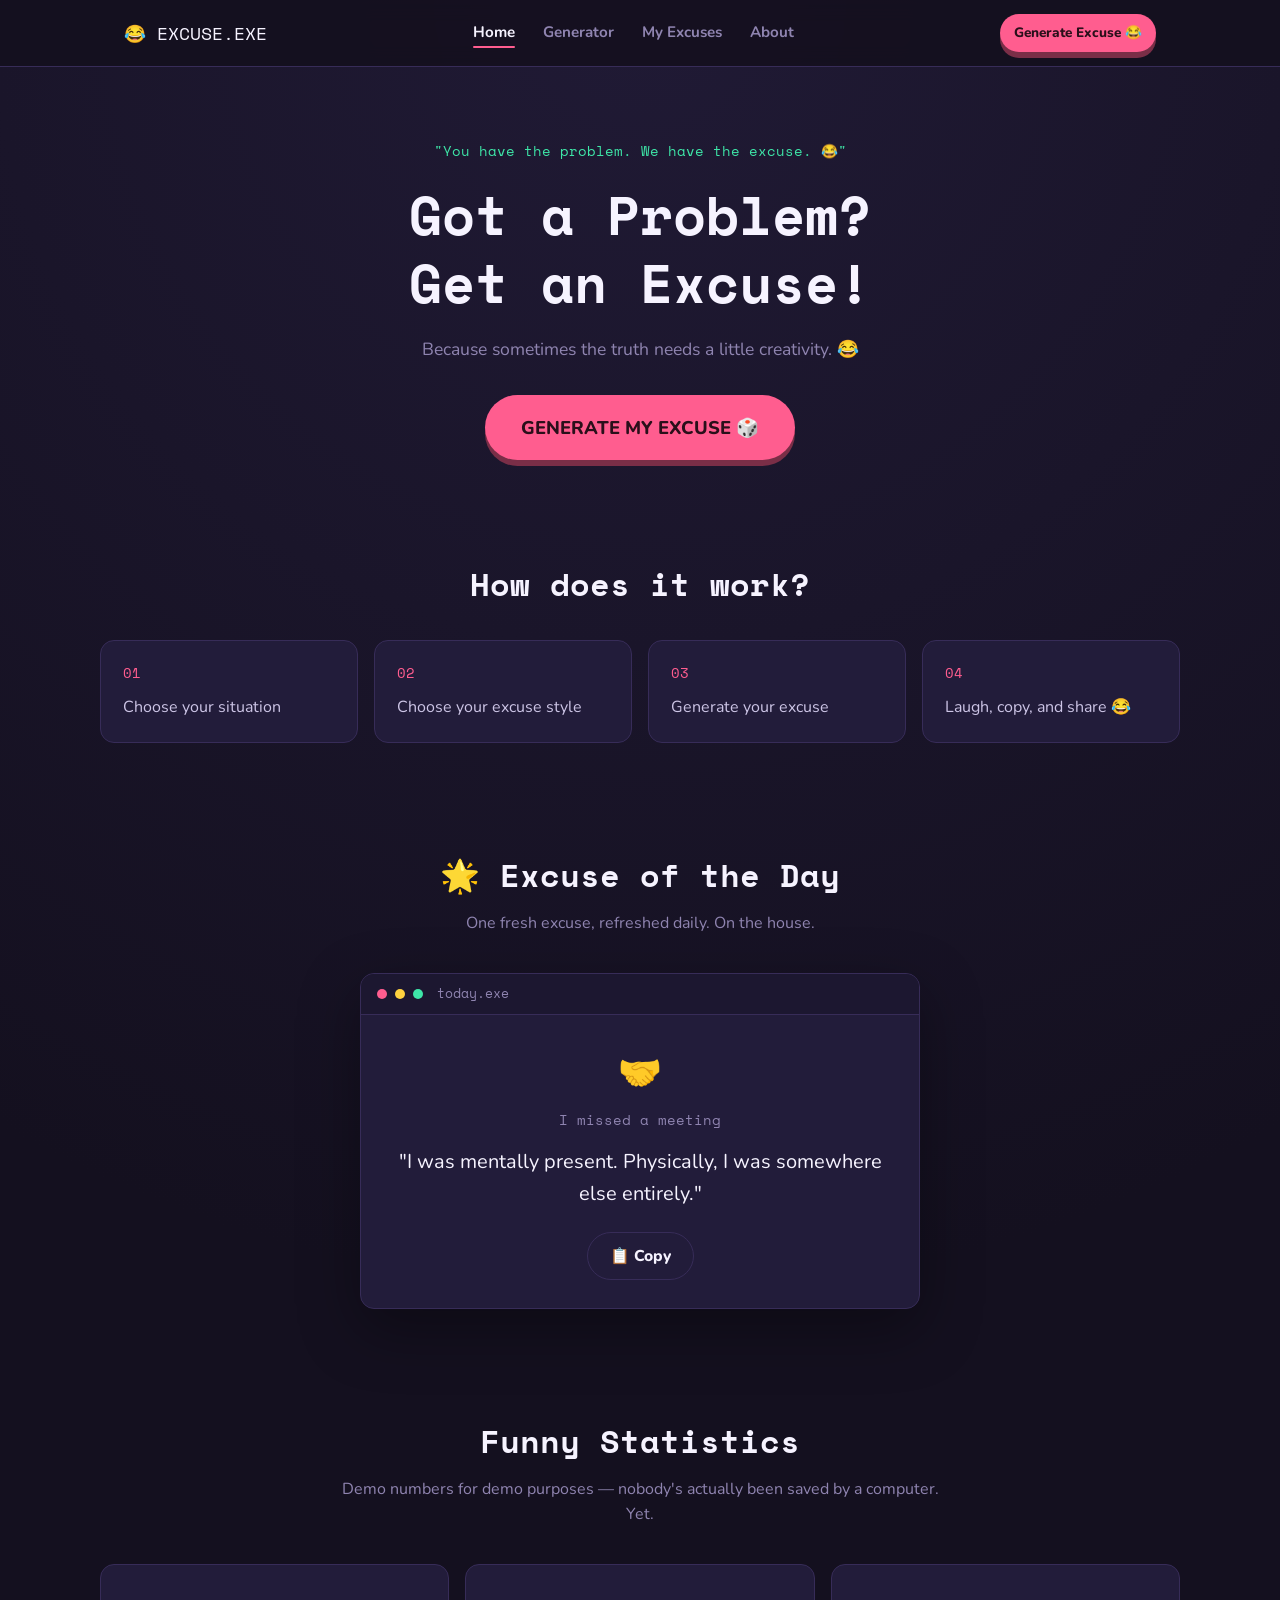
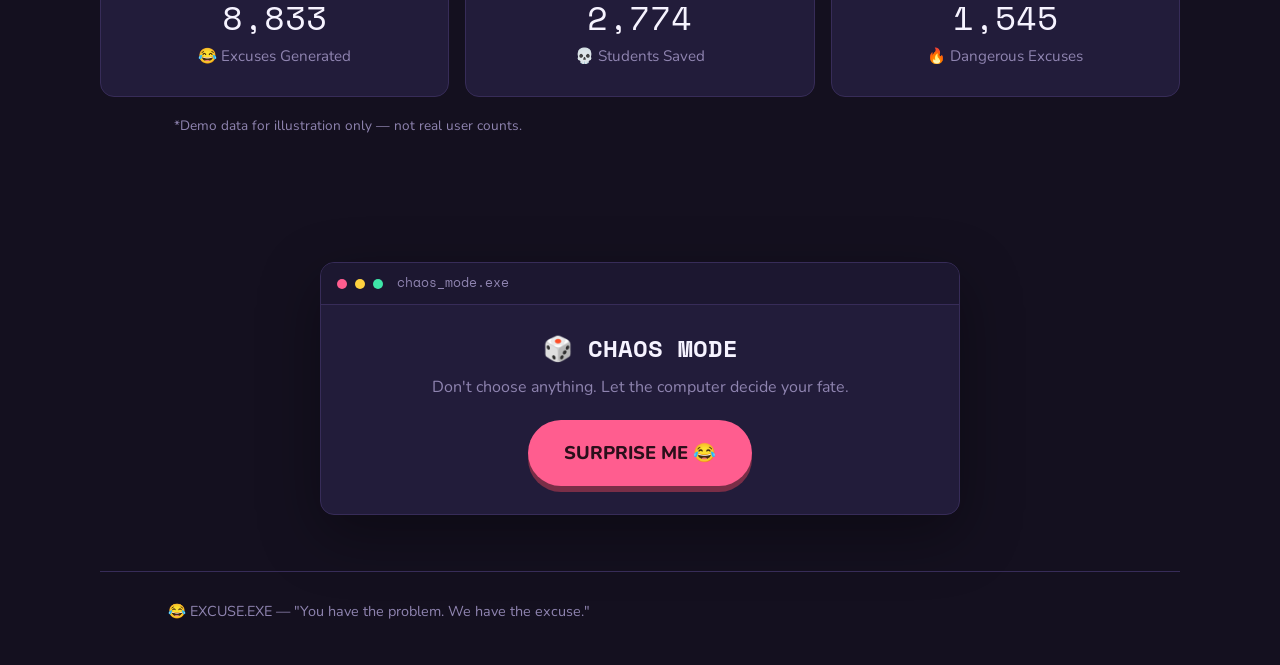
<file: index.html>
<!DOCTYPE html>
<html lang="en">
<head>
<meta charset="UTF-8" />
<meta name="viewport" content="width=device-width, initial-scale=1.0" />
<title>Excuse.exe — You have the problem. We have the excuse.</title>
<meta name="description" content="Excuse.exe generates creative, funny excuses for everyday student problems. No AI needed, just pick a situation and a style." />
<link rel="preconnect" href="https://fonts.googleapis.com">
<link href="https://fonts.googleapis.com/css2?family=Space+Mono:wght@400;700&family=Nunito:wght@400;600;700;800&display=swap" rel="stylesheet">
<link rel="stylesheet" href="style.css" />
</head>
<body data-page="home">

  <!-- ============================= NAV ============================= -->
  <nav class="site-nav">
    <div class="nav-inner">
      <a href="index.html" class="nav-logo">😂 EXCUSE.EXE</a>
      <button class="nav-toggle" aria-label="Toggle menu" aria-expanded="false">☰</button>
      <ul class="nav-links">
        <li><a href="index.html" data-page="home">Home</a></li>
        <li><a href="generator.html" data-page="generator">Generator</a></li>
        <li><a href="generator.html#saved" data-page="saved">My Excuses</a></li>
        <li><a href="about.html" data-page="about">About</a></li>
      </ul>
      <a href="generator.html" class="btn btn-primary btn-small nav-cta">Generate Excuse 😂</a>
    </div>
  </nav>

  <main>
    <!-- ============================= HERO ============================= -->
    <section class="hero container">
      <span class="hero-tagline">"You have the problem. We have the excuse. 😂"</span>
      <h1>Got a Problem? Get an Excuse!</h1>
      <p class="hero-subtitle">Because sometimes the truth needs a little creativity. 😂</p>
      <div class="hero-actions">
        <a href="generator.html" class="btn btn-primary btn-large">GENERATE MY EXCUSE 🎲</a>
      </div>
    </section>

    <!-- ============================= HOW IT WORKS ============================= -->
    <section class="section container">
      <div class="section-heading">
        <h2>How does it work?</h2>
      </div>
      <div class="steps">
        <div class="step-card">
          <span class="step-index">01</span>
          <p>Choose your situation</p>
        </div>
        <div class="step-card">
          <span class="step-index">02</span>
          <p>Choose your excuse style</p>
        </div>
        <div class="step-card">
          <span class="step-index">03</span>
          <p>Generate your excuse</p>
        </div>
        <div class="step-card">
          <span class="step-index">04</span>
          <p>Laugh, copy, and share 😂</p>
        </div>
      </div>
    </section>

    <!-- ============================= EXCUSE OF THE DAY ============================= -->
    <section class="section container">
      <div class="section-heading">
        <h2>🌟 Excuse of the Day</h2>
        <p>One fresh excuse, refreshed daily. On the house.</p>
      </div>
      <div class="window eod-card" style="max-width: 560px; margin: 0 auto;" data-excuse-of-day>
        <div class="window-titlebar">
          <span class="window-dot pink"></span>
          <span class="window-dot yellow"></span>
          <span class="window-dot mint"></span>
          <span class="window-titlebar-label">today.exe</span>
        </div>
        <div class="window-body">
          <span class="eod-emoji">😂</span>
          <span class="eod-situation">Loading...</span>
          <p class="eod-text">"..."</p>
          <button class="btn btn-secondary" type="button" data-eod-copy>📋 Copy</button>
        </div>
      </div>
    </section>

    <!-- ============================= FUNNY STATISTICS ============================= -->
    <section class="section container">
      <div class="section-heading">
        <h2>Funny Statistics</h2>
        <p>Demo numbers for demo purposes — nobody's actually been saved by a computer. Yet.</p>
      </div>
      <div class="stats">
        <div class="stat-card">
          <span class="stat-number" data-count-to="12482">0</span>
          <span class="stat-label">😂 Excuses Generated</span>
        </div>
        <div class="stat-card">
          <span class="stat-number" data-count-to="3921">0</span>
          <span class="stat-label">💀 Students Saved</span>
        </div>
        <div class="stat-card">
          <span class="stat-number" data-count-to="2184">0</span>
          <span class="stat-label">🔥 Dangerous Excuses</span>
        </div>
      </div>
      <p class="stats-note">*Demo data for illustration only — not real user counts.</p>
    </section>

    <!-- ============================= CHAOS MODE TEASER ============================= -->
    <section class="section container">
      <div class="window chaos-window" style="max-width: 640px; margin: 0 auto;">
        <div class="window-titlebar">
          <span class="window-dot pink"></span>
          <span class="window-dot yellow"></span>
          <span class="window-dot mint"></span>
          <span class="window-titlebar-label">chaos_mode.exe</span>
        </div>
        <div class="window-body">
          <h2>🎲 CHAOS MODE</h2>
          <p>Don't choose anything. Let the computer decide your fate.</p>
          <a href="generator.html#chaos" class="btn btn-primary btn-large">SURPRISE ME 😂</a>
        </div>
      </div>
    </section>
  </main>

  <!-- ============================= FOOTER ============================= -->
  <footer class="site-footer container">
    <p>😂 EXCUSE.EXE — "You have the problem. We have the excuse."</p>
  </footer>

  <script src="script.js"></script>
</body>
</html>
</file>
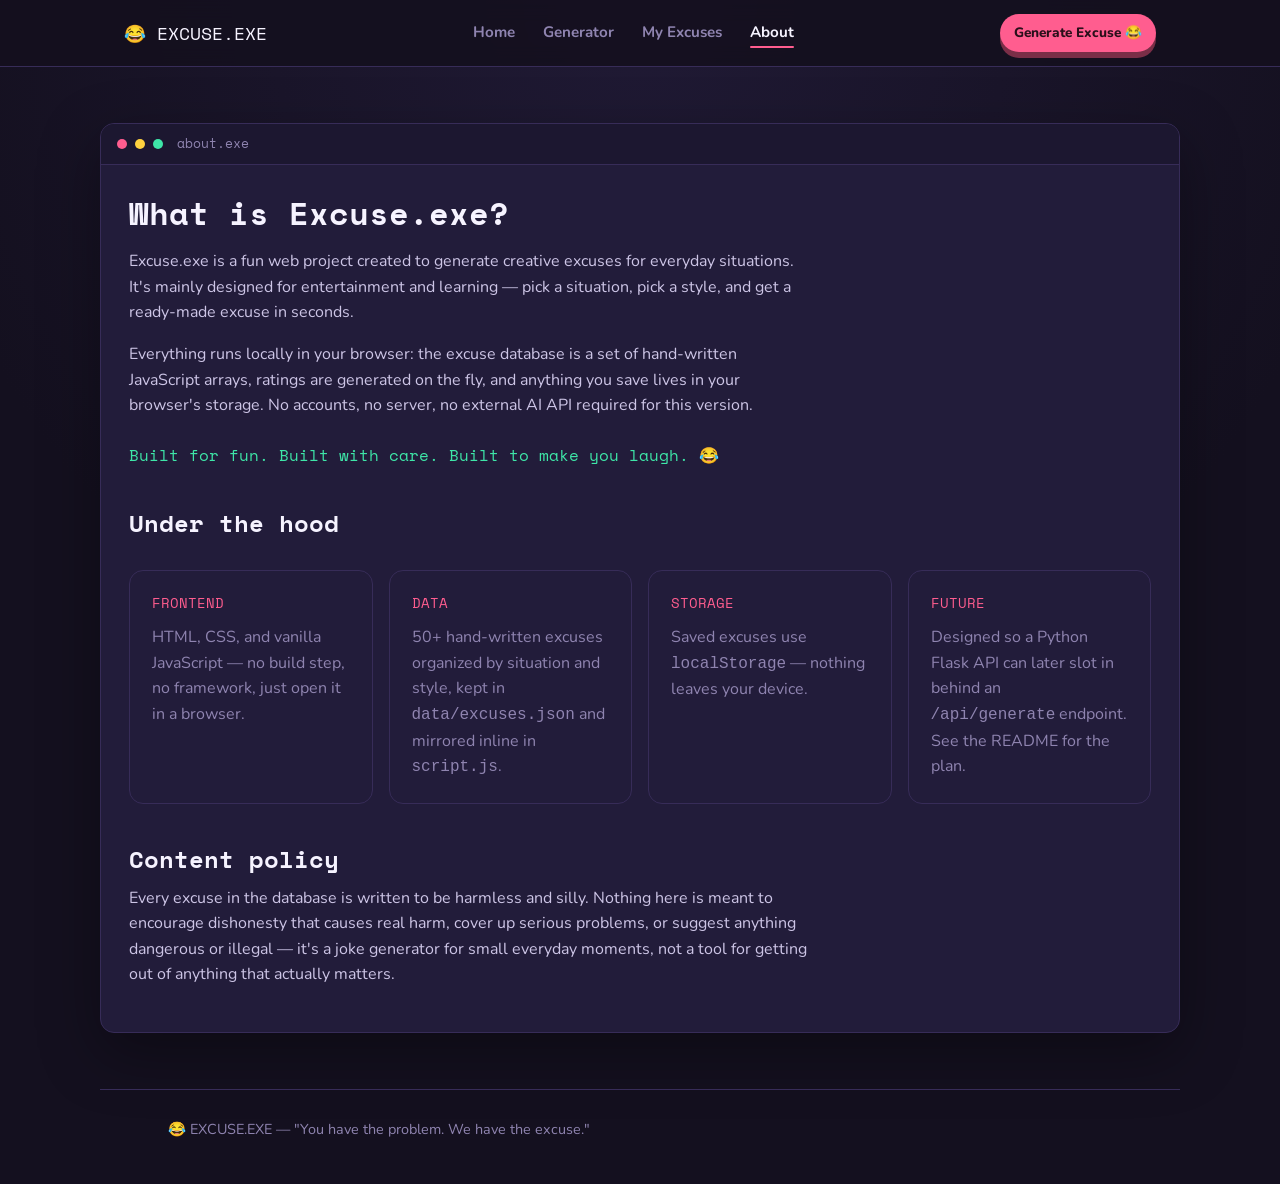
<file: about.html>
<!DOCTYPE html>
<html lang="en">
<head>
<meta charset="UTF-8" />
<meta name="viewport" content="width=device-width, initial-scale=1.0" />
<title>About — Excuse.exe</title>
<meta name="description" content="What Excuse.exe is, how it works, and what's coming next." />
<link rel="preconnect" href="https://fonts.googleapis.com">
<link href="https://fonts.googleapis.com/css2?family=Space+Mono:wght@400;700&family=Nunito:wght@400;600;700;800&display=swap" rel="stylesheet">
<link rel="stylesheet" href="style.css" />
</head>
<body data-page="about">

  <!-- ============================= NAV ============================= -->
  <nav class="site-nav">
    <div class="nav-inner">
      <a href="index.html" class="nav-logo">😂 EXCUSE.EXE</a>
      <button class="nav-toggle" aria-label="Toggle menu" aria-expanded="false">☰</button>
      <ul class="nav-links">
        <li><a href="index.html" data-page="home">Home</a></li>
        <li><a href="generator.html" data-page="generator">Generator</a></li>
        <li><a href="generator.html#saved" data-page="saved">My Excuses</a></li>
        <li><a href="about.html" data-page="about">About</a></li>
      </ul>
      <a href="generator.html" class="btn btn-primary btn-small nav-cta">Generate Excuse 😂</a>
    </div>
  </nav>

  <main class="container section">
    <div class="window about-window">
      <div class="window-titlebar">
        <span class="window-dot pink"></span>
        <span class="window-dot yellow"></span>
        <span class="window-dot mint"></span>
        <span class="window-titlebar-label">about.exe</span>
      </div>
      <div class="window-body">
        <h1>What is Excuse.exe?</h1>
        <p>Excuse.exe is a fun web project created to generate creative excuses for everyday situations. It's mainly designed for entertainment and learning — pick a situation, pick a style, and get a ready-made excuse in seconds.</p>
        <p>Everything runs locally in your browser: the excuse database is a set of hand-written JavaScript arrays, ratings are generated on the fly, and anything you save lives in your browser's storage. No accounts, no server, no external AI API required for this version.</p>
        <p class="about-tagline">Built for fun. Built with care. Built to make you laugh. 😂</p>

        <h2 style="margin-top:40px;">Under the hood</h2>
        <div class="about-grid">
          <div class="step-card">
            <span class="step-index">FRONTEND</span>
            <p>HTML, CSS, and vanilla JavaScript — no build step, no framework, just open it in a browser.</p>
          </div>
          <div class="step-card">
            <span class="step-index">DATA</span>
            <p>50+ hand-written excuses organized by situation and style, kept in <code>data/excuses.json</code> and mirrored inline in <code>script.js</code>.</p>
          </div>
          <div class="step-card">
            <span class="step-index">STORAGE</span>
            <p>Saved excuses use <code>localStorage</code> — nothing leaves your device.</p>
          </div>
          <div class="step-card">
            <span class="step-index">FUTURE</span>
            <p>Designed so a Python Flask API can later slot in behind an <code>/api/generate</code> endpoint. See the README for the plan.</p>
          </div>
        </div>

        <h2 style="margin-top:40px;">Content policy</h2>
        <p>Every excuse in the database is written to be harmless and silly. Nothing here is meant to encourage dishonesty that causes real harm, cover up serious problems, or suggest anything dangerous or illegal — it's a joke generator for small everyday moments, not a tool for getting out of anything that actually matters.</p>
      </div>
    </div>
  </main>

  <!-- ============================= FOOTER ============================= -->
  <footer class="site-footer container">
    <p>😂 EXCUSE.EXE — "You have the problem. We have the excuse."</p>
  </footer>

  <script src="script.js"></script>
</body>
</html>
</file>
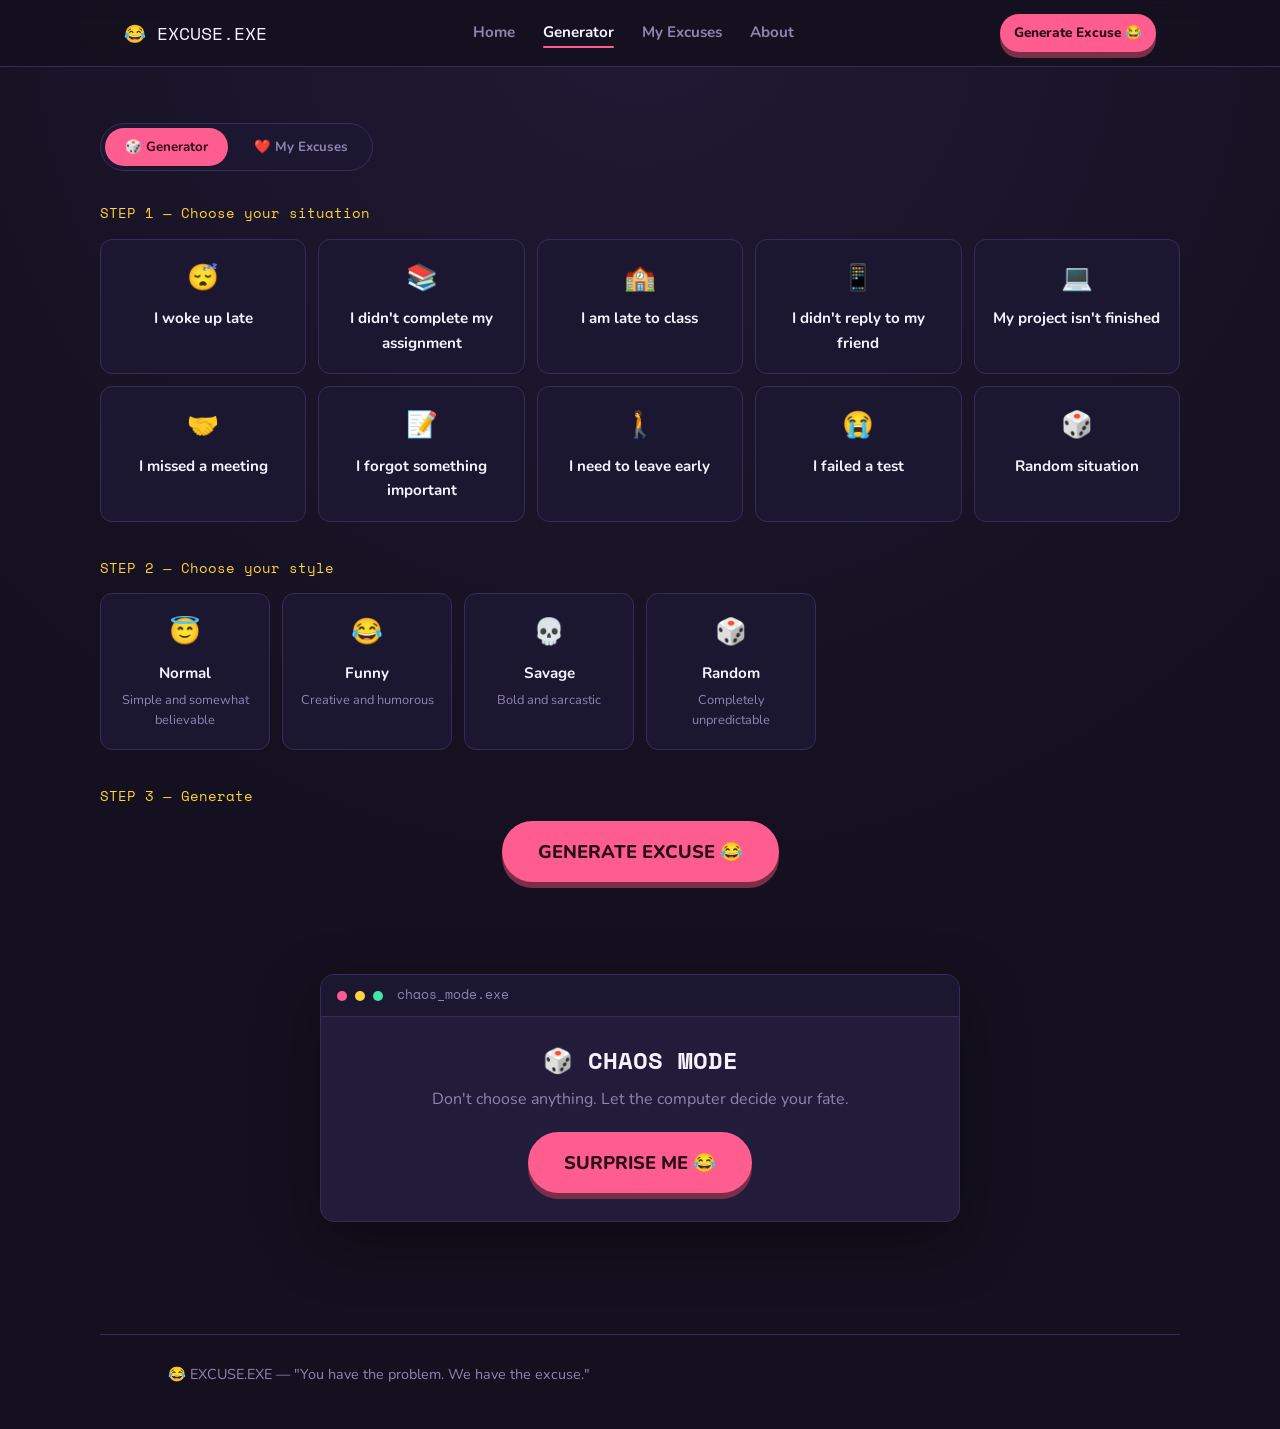
<file: generator.html>
<!DOCTYPE html>
<html lang="en">
<head>
<meta charset="UTF-8" />
<meta name="viewport" content="width=device-width, initial-scale=1.0" />
<title>Generator — Excuse.exe</title>
<meta name="description" content="Pick a situation, pick a style, and generate your excuse. Or let Chaos Mode decide for you." />
<link rel="preconnect" href="https://fonts.googleapis.com">
<link href="https://fonts.googleapis.com/css2?family=Space+Mono:wght@400;700&family=Nunito:wght@400;600;700;800&display=swap" rel="stylesheet">
<link rel="stylesheet" href="style.css" />
</head>
<body data-page="generator">

  <!-- ============================= NAV ============================= -->
  <nav class="site-nav">
    <div class="nav-inner">
      <a href="index.html" class="nav-logo">😂 EXCUSE.EXE</a>
      <button class="nav-toggle" aria-label="Toggle menu" aria-expanded="false">☰</button>
      <ul class="nav-links">
        <li><a href="index.html" data-page="home">Home</a></li>
        <li><a href="generator.html" data-page="generator">Generator</a></li>
        <li><a href="generator.html#saved" data-page="saved">My Excuses</a></li>
        <li><a href="about.html" data-page="about">About</a></li>
      </ul>
      <a href="generator.html" class="btn btn-primary btn-small nav-cta">Generate Excuse 😂</a>
    </div>
  </nav>

  <main class="container section">

    <!-- ============================= TAB SWITCHER ============================= -->
    <div class="tab-bar">
      <button class="tab-btn is-active" type="button" data-tab-target="generator">🎲 Generator</button>
      <button class="tab-btn" type="button" data-tab-target="saved">❤️ My Excuses</button>
    </div>

    <!-- ============================= GENERATOR TAB ============================= -->
    <div data-tab-panel="generator">

      <!-- Step 1: situation -->
      <div class="gen-step">
        <span class="gen-step-label">STEP 1 — Choose your situation</span>
        <div class="choice-grid" data-situation-grid>
          <div class="choice-card" data-situation="wakeup">
            <span class="choice-emoji">😴</span>
            <span class="choice-label">I woke up late</span>
          </div>
          <div class="choice-card" data-situation="assignment">
            <span class="choice-emoji">📚</span>
            <span class="choice-label">I didn't complete my assignment</span>
          </div>
          <div class="choice-card" data-situation="lateClass">
            <span class="choice-emoji">🏫</span>
            <span class="choice-label">I am late to class</span>
          </div>
          <div class="choice-card" data-situation="noReply">
            <span class="choice-emoji">📱</span>
            <span class="choice-label">I didn't reply to my friend</span>
          </div>
          <div class="choice-card" data-situation="projectUnfinished">
            <span class="choice-emoji">💻</span>
            <span class="choice-label">My project isn't finished</span>
          </div>
          <div class="choice-card" data-situation="missedMeeting">
            <span class="choice-emoji">🤝</span>
            <span class="choice-label">I missed a meeting</span>
          </div>
          <div class="choice-card" data-situation="forgotSomething">
            <span class="choice-emoji">📝</span>
            <span class="choice-label">I forgot something important</span>
          </div>
          <div class="choice-card" data-situation="leaveEarly">
            <span class="choice-emoji">🚶</span>
            <span class="choice-label">I need to leave early</span>
          </div>
          <div class="choice-card" data-situation="failedTest">
            <span class="choice-emoji">😭</span>
            <span class="choice-label">I failed a test</span>
          </div>
          <div class="choice-card" data-situation="random">
            <span class="choice-emoji">🎲</span>
            <span class="choice-label">Random situation</span>
          </div>
        </div>
      </div>

      <!-- Step 2: style -->
      <div class="gen-step">
        <span class="gen-step-label">STEP 2 — Choose your style</span>
        <div class="choice-grid styles" data-style-grid>
          <div class="choice-card" data-style="normal">
            <span class="choice-emoji">😇</span>
            <span class="choice-label">Normal</span>
            <span class="choice-sub">Simple and somewhat believable</span>
          </div>
          <div class="choice-card" data-style="funny">
            <span class="choice-emoji">😂</span>
            <span class="choice-label">Funny</span>
            <span class="choice-sub">Creative and humorous</span>
          </div>
          <div class="choice-card" data-style="savage">
            <span class="choice-emoji">💀</span>
            <span class="choice-label">Savage</span>
            <span class="choice-sub">Bold and sarcastic</span>
          </div>
          <div class="choice-card" data-style="random">
            <span class="choice-emoji">🎲</span>
            <span class="choice-label">Random</span>
            <span class="choice-sub">Completely unpredictable</span>
          </div>
        </div>
      </div>

      <!-- Step 3: generate -->
      <div class="gen-step">
        <span class="gen-step-label">STEP 3 — Generate</span>
        <div class="generate-row">
          <button class="btn btn-primary btn-large" type="button" data-generate-btn>GENERATE EXCUSE 😂</button>
        </div>
        <p class="form-error" data-form-error hidden></p>
      </div>

      <!-- Loading sequence -->
      <div class="window loading-box" data-loading hidden>
        <p class="loading-line">Consulting the excuse department... 🤖</p>
      </div>

      <!-- Result card -->
      <div class="window result-card" data-result hidden>
        <div class="window-titlebar">
          <span class="window-dot pink"></span>
          <span class="window-dot yellow"></span>
          <span class="window-dot mint"></span>
          <span class="window-titlebar-label">result.exe</span>
        </div>
        <div class="window-body">
          <span class="result-tag" data-result-tag></span>
          <h2>YOUR EXCUSE 😂</h2>
          <p class="result-text" data-result-text></p>

          <div class="rating-row">
            <div class="rating-item">
              <span class="rating-item-label">Creativity</span>
              <span class="rating-item-value" data-result-creativity></span>
            </div>
            <div class="rating-item">
              <span class="rating-item-label">Believability</span>
              <span class="rating-item-value" data-result-believability></span>
            </div>
            <div class="rating-item">
              <span class="rating-item-label">Danger Level</span>
              <span class="rating-item-value" data-result-danger></span>
            </div>
          </div>

          <p class="result-verdict" data-result-verdict></p>

          <div class="result-actions">
            <button class="btn btn-secondary" type="button" data-copy-btn>📋 Copy Excuse</button>
            <button class="btn btn-secondary" type="button" data-retry-btn>🔄 Try Another</button>
            <button class="btn btn-secondary" type="button" data-save-btn>❤️ Save</button>
            <button class="btn btn-secondary" type="button" data-share-btn>📤 Share</button>
          </div>
          <p class="copy-status" data-copy-status hidden></p>
        </div>
      </div>

      <!-- Chaos mode -->
      <div class="section" id="chaos">
        <div class="window chaos-window" style="max-width: 640px; margin: 0 auto;">
          <div class="window-titlebar">
            <span class="window-dot pink"></span>
            <span class="window-dot yellow"></span>
            <span class="window-dot mint"></span>
            <span class="window-titlebar-label">chaos_mode.exe</span>
          </div>
          <div class="window-body">
            <h2>🎲 CHAOS MODE</h2>
            <p>Don't choose anything. Let the computer decide your fate.</p>
            <button class="btn btn-primary btn-large" type="button" data-chaos-btn>SURPRISE ME 😂</button>
          </div>
        </div>
      </div>
    </div>

    <!-- ============================= MY EXCUSES TAB ============================= -->
    <div data-tab-panel="saved" hidden>
      <div class="section-heading" style="text-align:left; margin-bottom: 24px;">
        <h2>❤️ My Saved Excuses</h2>
        <p>Every excuse you save with the ❤️ button on a result card shows up here, stored right in your browser.</p>
      </div>
      <p class="saved-empty" data-saved-empty>Nothing saved yet — go generate something worth keeping. 😂</p>
      <ul class="saved-list" data-saved-list></ul>
    </div>
  </main>

  <!-- ============================= FOOTER ============================= -->
  <footer class="site-footer container">
    <p>😂 EXCUSE.EXE — "You have the problem. We have the excuse."</p>
  </footer>

  <script src="script.js"></script>
</body>
</html>
</file>
<file: style.css>
/* =========================================================================
   EXCUSE.EXE — style.css

   Design concept: the site looks like a friendly desktop app throwing a
   good-natured "error" at you — window title bars, a blinking terminal
   cursor for the loading sequence, dotted "traffic light" buttons, and a
   monospace display face paired with a soft rounded body face. Dark
   plum background instead of the usual near-black + neon combo.
   ========================================================================= */

:root {
  /* -- Color tokens ------------------------------------------------- */
  --bg: #14101f;
  --bg-raised: #1c1730;
  --window: #221c3a;
  --window-border: #372c58;
  --text-body: #cdc5e6;
  --text-muted: #8f84b0;
  --text-heading: #f6f3ff;
  --accent-pink: #ff5d8f;
  --accent-pink-dim: #7a2e47;
  --accent-yellow: #ffd23f;
  --accent-mint: #3ee6a8;
  --danger: #ff7b54;

  /* -- Type ----------------------------------------------------------- */
  --font-display: "Space Mono", "IBM Plex Mono", monospace;
  --font-body: "Nunito", "Segoe UI", sans-serif;

  /* -- Layout ----------------------------------------------------------- */
  --radius-window: 14px;
  --radius-pill: 999px;
  --max-width: 1080px;
}

/* -------------------------------------------------------------------- */
/* Reset & base                                                          */
/* -------------------------------------------------------------------- */
* {
  box-sizing: border-box;
}

html {
  scroll-behavior: smooth;
}

body {
  margin: 0;
  background: radial-gradient(circle at top, #201a35 0%, var(--bg) 55%);
  color: var(--text-body);
  font-family: var(--font-body);
  font-size: 16px;
  line-height: 1.6;
  min-height: 100vh;
}

@media (prefers-reduced-motion: reduce) {
  * {
    animation-duration: 0.001ms !important;
    animation-iteration-count: 1 !important;
    transition-duration: 0.001ms !important;
    scroll-behavior: auto !important;
  }
}

h1, h2, h3 {
  font-family: var(--font-display);
  color: var(--text-heading);
  line-height: 1.25;
  margin: 0 0 0.5em;
}

p {
  margin: 0 0 1em;
  max-width: 62ch;
}

a {
  color: inherit;
}

button {
  font-family: var(--font-body);
}

:focus-visible {
  outline: 3px solid var(--accent-yellow);
  outline-offset: 2px;
}

.container {
  max-width: var(--max-width);
  margin: 0 auto;
  padding: 0 24px;
}

/* -------------------------------------------------------------------- */
/* Navigation                                                            */
/* -------------------------------------------------------------------- */
.site-nav {
  position: sticky;
  top: 0;
  z-index: 50;
  background: rgba(20, 16, 31, 0.9);
  backdrop-filter: blur(10px);
  border-bottom: 1px solid var(--window-border);
}

.nav-inner {
  max-width: var(--max-width);
  margin: 0 auto;
  padding: 14px 24px;
  display: flex;
  align-items: center;
  justify-content: space-between;
  gap: 16px;
}

.nav-logo {
  font-family: var(--font-display);
  font-size: 1.1rem;
  color: var(--text-heading);
  text-decoration: none;
  display: flex;
  align-items: center;
  gap: 8px;
}

.nav-links {
  display: flex;
  align-items: center;
  gap: 28px;
  list-style: none;
  margin: 0;
  padding: 0;
}

.nav-links a {
  text-decoration: none;
  color: var(--text-muted);
  font-weight: 700;
  font-size: 0.95rem;
  position: relative;
  padding-bottom: 2px;
}

.nav-links a.is-active,
.nav-links a:hover {
  color: var(--text-heading);
}

.nav-links a.is-active::after {
  content: "";
  position: absolute;
  left: 0;
  right: 0;
  bottom: -4px;
  height: 2px;
  background: var(--accent-pink);
  border-radius: 2px;
}

.nav-cta {
  white-space: nowrap;
}

.nav-toggle {
  display: none;
  background: none;
  border: 1px solid var(--window-border);
  border-radius: 8px;
  color: var(--text-heading);
  font-size: 1.2rem;
  padding: 6px 10px;
  cursor: pointer;
}

/* -------------------------------------------------------------------- */
/* Buttons                                                               */
/* -------------------------------------------------------------------- */
.btn {
  display: inline-flex;
  align-items: center;
  justify-content: center;
  gap: 8px;
  border: none;
  border-radius: var(--radius-pill);
  padding: 12px 22px;
  font-weight: 800;
  font-size: 0.98rem;
  cursor: pointer;
  transition: transform 0.15s ease, box-shadow 0.15s ease, background 0.15s ease;
  text-decoration: none;
}

.btn-primary {
  background: var(--accent-pink);
  color: #2a0f1a;
  box-shadow: 0 6px 0 var(--accent-pink-dim);
}

.btn-primary:hover {
  transform: translateY(-2px);
  box-shadow: 0 8px 0 var(--accent-pink-dim);
}

.btn-primary:active {
  transform: translateY(2px);
  box-shadow: 0 3px 0 var(--accent-pink-dim);
}

.btn-secondary {
  background: var(--window);
  color: var(--text-heading);
  border: 1px solid var(--window-border);
}

.btn-secondary:hover {
  border-color: var(--accent-yellow);
}

.btn-ghost {
  background: transparent;
  color: var(--text-muted);
  border: 1px dashed var(--window-border);
}

.btn-ghost:hover {
  color: var(--text-heading);
  border-color: var(--accent-mint);
}

.btn-large {
  padding: 18px 36px;
  font-size: 1.15rem;
}

.btn-small {
  padding: 8px 14px;
  font-size: 0.85rem;
}

.btn.is-flashed {
  background: var(--accent-mint);
  color: #062018;
}

/* -------------------------------------------------------------------- */
/* Window chrome — the reusable "app window" card                       */
/* -------------------------------------------------------------------- */
.window {
  background: var(--window);
  border: 1px solid var(--window-border);
  border-radius: var(--radius-window);
  box-shadow: 0 20px 60px rgba(0, 0, 0, 0.35);
  overflow: hidden;
}

.window-titlebar {
  display: flex;
  align-items: center;
  gap: 8px;
  padding: 10px 16px;
  background: var(--bg-raised);
  border-bottom: 1px solid var(--window-border);
  font-family: var(--font-display);
  font-size: 0.8rem;
  color: var(--text-muted);
}

.window-dot {
  width: 10px;
  height: 10px;
  border-radius: 50%;
  display: inline-block;
}

.window-dot.pink { background: var(--accent-pink); }
.window-dot.yellow { background: var(--accent-yellow); }
.window-dot.mint { background: var(--accent-mint); }

.window-titlebar-label {
  margin-left: 6px;
}

.window-body {
  padding: 28px;
}

/* -------------------------------------------------------------------- */
/* Hero                                                                  */
/* -------------------------------------------------------------------- */
.hero {
  padding: 72px 0 48px;
  text-align: center;
}

.hero-tagline {
  display: inline-block;
  color: var(--accent-mint);
  font-family: var(--font-display);
  font-size: 0.85rem;
  margin-bottom: 18px;
}

.hero h1 {
  font-size: clamp(2.1rem, 5vw, 3.4rem);
  max-width: 16ch;
  margin: 0 auto 18px;
}

.hero-subtitle {
  max-width: 46ch;
  margin: 0 auto 32px;
  color: var(--text-muted);
  font-size: 1.1rem;
}

.hero-actions {
  display: flex;
  justify-content: center;
  gap: 16px;
  flex-wrap: wrap;
}

/* -------------------------------------------------------------------- */
/* Section headings                                                      */
/* -------------------------------------------------------------------- */
.section {
  padding: 56px 0;
}

.section-heading {
  text-align: center;
  margin-bottom: 36px;
}

.section-heading h2 {
  font-size: clamp(1.5rem, 3vw, 2rem);
}

.section-heading p {
  color: var(--text-muted);
  margin: 0 auto;
  text-align: center;
}

/* -------------------------------------------------------------------- */
/* How it works                                                          */
/* -------------------------------------------------------------------- */
.steps {
  display: grid;
  grid-template-columns: repeat(4, 1fr);
  gap: 16px;
}

.step-card {
  background: var(--window);
  border: 1px solid var(--window-border);
  border-radius: var(--radius-window);
  padding: 22px;
}

.step-index {
  font-family: var(--font-display);
  color: var(--accent-pink);
  font-size: 0.85rem;
  display: block;
  margin-bottom: 10px;
}

.step-card p {
  margin: 0;
  color: var(--text-body);
}

/* -------------------------------------------------------------------- */
/* Stats                                                                 */
/* -------------------------------------------------------------------- */
.stats {
  display: grid;
  grid-template-columns: repeat(3, 1fr);
  gap: 16px;
}

.stat-card {
  text-align: center;
  padding: 26px 16px;
  background: var(--window);
  border: 1px solid var(--window-border);
  border-radius: var(--radius-window);
}

.stat-number {
  font-family: var(--font-display);
  font-size: 2.1rem;
  color: var(--text-heading);
  display: block;
}

.stat-label {
  color: var(--text-muted);
  font-size: 0.95rem;
  margin-top: 6px;
}

.stats-note {
  text-align: center;
  color: var(--text-muted);
  font-size: 0.85rem;
  margin-top: 18px;
}

/* -------------------------------------------------------------------- */
/* Excuse of the day                                                     */
/* -------------------------------------------------------------------- */
.eod-card .window-body {
  text-align: center;
}

.eod-emoji {
  font-size: 2.2rem;
  display: block;
  margin-bottom: 10px;
}

.eod-situation {
  color: var(--text-muted);
  font-family: var(--font-display);
  font-size: 0.85rem;
  margin-bottom: 14px;
  display: block;
}

.eod-text {
  font-size: 1.25rem;
  color: var(--text-heading);
  max-width: 44ch;
  margin: 0 auto 22px;
}

/* -------------------------------------------------------------------- */
/* Choice cards (situation / style pickers)                              */
/* -------------------------------------------------------------------- */
.choice-grid {
  display: grid;
  grid-template-columns: repeat(auto-fill, minmax(190px, 1fr));
  gap: 12px;
}

.choice-grid.styles {
  grid-template-columns: repeat(auto-fill, minmax(150px, 1fr));
}

.choice-card {
  background: var(--bg-raised);
  border: 1px solid var(--window-border);
  border-radius: 12px;
  padding: 18px 14px;
  text-align: center;
  cursor: pointer;
  transition: border-color 0.15s ease, transform 0.15s ease, background 0.15s ease;
}

.choice-card:hover {
  border-color: var(--accent-mint);
  transform: translateY(-2px);
}

.choice-card.is-selected {
  border-color: var(--accent-pink);
  background: linear-gradient(160deg, rgba(255, 93, 143, 0.16), transparent);
}

.choice-emoji {
  font-size: 1.6rem;
  display: block;
  margin-bottom: 8px;
}

.choice-label {
  font-weight: 700;
  color: var(--text-heading);
  display: block;
  font-size: 0.95rem;
}

.choice-sub {
  color: var(--text-muted);
  font-size: 0.8rem;
  display: block;
  margin-top: 4px;
}

/* -------------------------------------------------------------------- */
/* Generator flow                                                        */
/* -------------------------------------------------------------------- */
.gen-step {
  margin-bottom: 36px;
}

.gen-step-label {
  font-family: var(--font-display);
  color: var(--accent-yellow);
  font-size: 0.85rem;
  margin-bottom: 14px;
  display: block;
}

.form-error {
  background: rgba(255, 123, 84, 0.15);
  border: 1px solid var(--danger);
  color: #ffd9c8;
  padding: 14px 18px;
  border-radius: 10px;
  margin-top: 18px;
}

.generate-row {
  display: flex;
  justify-content: center;
  margin-top: 8px;
}

/* Loading sequence */
.loading-box {
  text-align: center;
  padding: 40px 20px;
}

.loading-line {
  font-family: var(--font-display);
  color: var(--accent-mint);
  font-size: 1.05rem;
}

.loading-line::after {
  content: "▌";
  margin-left: 4px;
  animation: blink 0.9s steps(1) infinite;
}

@keyframes blink {
  50% { opacity: 0; }
}

/* Result card */
.result-card {
  margin-top: 8px;
}

.result-enter {
  animation: resultIn 0.5s ease both;
}

@keyframes resultIn {
  from { opacity: 0; transform: translateY(14px) scale(0.98); }
  to { opacity: 1; transform: translateY(0) scale(1); }
}

.result-tag {
  font-family: var(--font-display);
  color: var(--text-muted);
  font-size: 0.8rem;
  display: block;
  margin-bottom: 14px;
}

.result-text {
  font-size: 1.35rem;
  color: var(--text-heading);
  margin-bottom: 22px;
}

.rating-row {
  display: grid;
  grid-template-columns: repeat(auto-fit, minmax(150px, 1fr));
  gap: 12px;
  margin-bottom: 20px;
}

.rating-item {
  background: var(--bg-raised);
  border: 1px solid var(--window-border);
  border-radius: 10px;
  padding: 12px 14px;
}

.rating-item-label {
  color: var(--text-muted);
  font-size: 0.8rem;
  display: block;
  margin-bottom: 6px;
}

.rating-item-value {
  font-size: 1.1rem;
  letter-spacing: 1px;
}

.result-verdict {
  color: var(--accent-yellow);
  font-weight: 700;
  margin-bottom: 22px;
}

.result-actions {
  display: flex;
  flex-wrap: wrap;
  gap: 10px;
}

.copy-status {
  margin-top: 14px;
  color: var(--accent-mint);
  font-weight: 700;
}

/* Chaos mode */
.chaos-window .window-body {
  text-align: center;
}

.chaos-window p {
  margin: 0 auto 20px;
  color: var(--text-muted);
}

/* -------------------------------------------------------------------- */
/* Tabs (Generator / My Excuses)                                         */
/* -------------------------------------------------------------------- */
.tab-bar {
  display: inline-flex;
  gap: 6px;
  background: var(--bg-raised);
  border: 1px solid var(--window-border);
  border-radius: var(--radius-pill);
  padding: 4px;
  margin-bottom: 32px;
}

.tab-btn {
  border: none;
  background: transparent;
  color: var(--text-muted);
  padding: 10px 20px;
  border-radius: var(--radius-pill);
  font-weight: 700;
  cursor: pointer;
}

.tab-btn.is-active {
  background: var(--accent-pink);
  color: #2a0f1a;
}

/* Saved list */
.saved-list {
  list-style: none;
  padding: 0;
  margin: 0;
  display: grid;
  gap: 14px;
}

.saved-item {
  background: var(--bg-raised);
  border: 1px solid var(--window-border);
  border-radius: 12px;
  padding: 16px 18px;
}

.saved-item-meta {
  font-family: var(--font-display);
  color: var(--text-muted);
  font-size: 0.78rem;
  margin-bottom: 8px;
}

.saved-item-text {
  color: var(--text-heading);
  margin: 0 0 12px;
}

.saved-empty {
  text-align: center;
  color: var(--text-muted);
  padding: 40px 20px;
}

/* -------------------------------------------------------------------- */
/* About page                                                            */
/* -------------------------------------------------------------------- */
.about-window .window-body > p {
  max-width: 68ch;
}

.about-tagline {
  font-family: var(--font-display);
  color: var(--accent-mint);
  margin-top: 24px;
}

.about-grid {
  display: grid;
  grid-template-columns: repeat(auto-fit, minmax(220px, 1fr));
  gap: 16px;
  margin-top: 32px;
}

.about-grid .step-card p {
  color: var(--text-muted);
}

/* -------------------------------------------------------------------- */
/* Footer                                                                */
/* -------------------------------------------------------------------- */
.site-footer {
  border-top: 1px solid var(--window-border);
  padding: 28px 0;
  text-align: center;
  color: var(--text-muted);
  font-size: 0.9rem;
}

/* -------------------------------------------------------------------- */
/* Responsive                                                            */
/* -------------------------------------------------------------------- */
@media (max-width: 860px) {
  .steps {
    grid-template-columns: repeat(2, 1fr);
  }
  .stats {
    grid-template-columns: 1fr;
  }
}

@media (max-width: 700px) {
  .nav-toggle {
    display: inline-flex;
  }
  .nav-links {
    position: absolute;
    top: 100%;
    left: 0;
    right: 0;
    background: var(--bg-raised);
    border-bottom: 1px solid var(--window-border);
    flex-direction: column;
    align-items: flex-start;
    padding: 16px 24px;
    gap: 16px;
    display: none;
  }
  .nav-links.is-open {
    display: flex;
  }
  .steps {
    grid-template-columns: 1fr;
  }
  .window-body {
    padding: 20px;
  }
}
</file>
